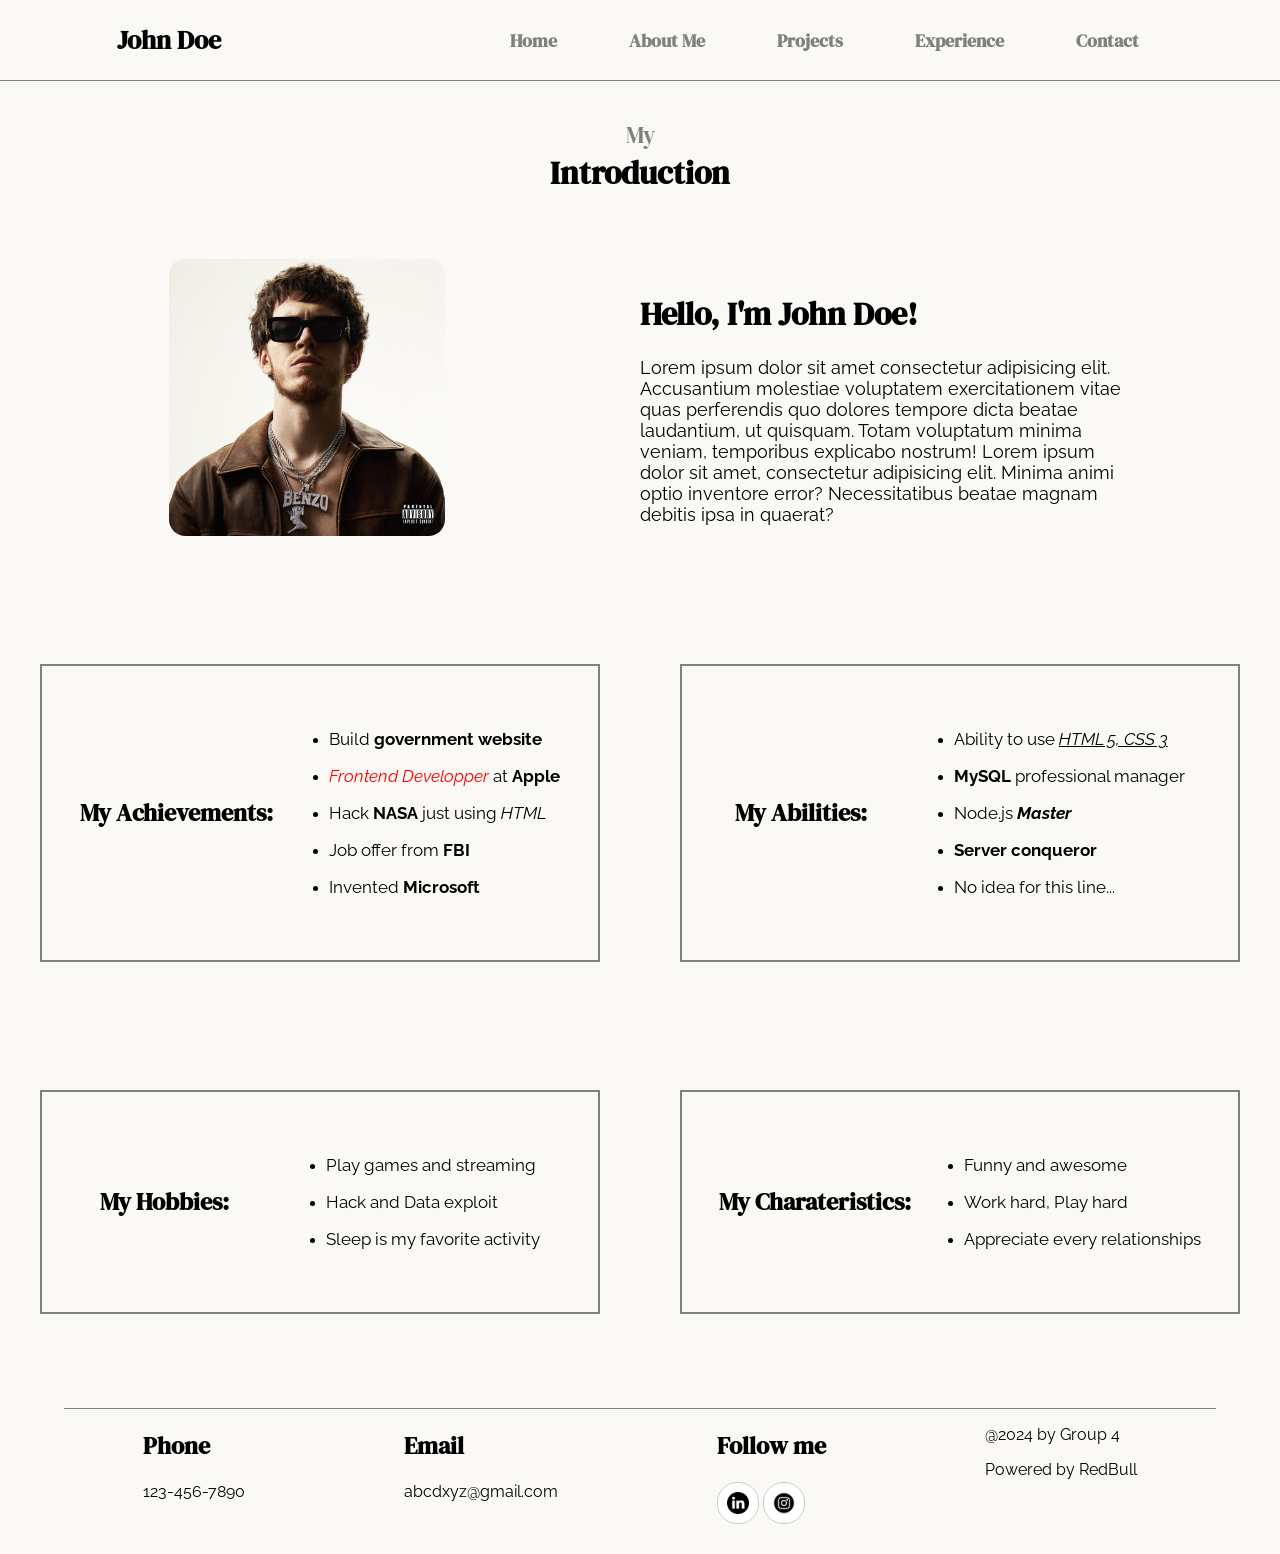
<file: about.html>
<!DOCTYPE html>
<html lang="en">

<head>
    <meta charset="UTF-8">
    <meta name="viewport" content="width=device-width, initial-scale=1.0">
    <title>About Me</title>
    <link rel="stylesheet" href="./About Me/about.css">
    <link rel="shortcut icon" href="./image/cv.png" type="image/x-icon">
</head>

<body>
    <nav>
        <label class="logo">John Doe</label>
        <ul>
            <li><a href="./index.html">Home</a></li>
            <li><a href="./about.html">About Me</a></li>
            <li><a href="./project.html">Projects</a></li>
            <li><a href="./experience.html">Experience</a></li>
            <li><a href="./contact.html">Contact</a></li>
        </ul>
    </nav>

    <div class=" title">
        <p
            style="font-size: 23px; margin: 3% auto 0px; font-family: DM Serif Display, serif; font-weight: none; color: gray ;">
            My
        </p>
        <h1 style="padding: 0; margin: 0; font-family: DM Serif Display, serif;">Introduction</h1>
    </div>

    <div class="block">
        <div class="avatar">
            <img style=" align-items: center; border-radius: 6%; width: 45%; height: 100%;"
                src="./About Me/image/ava.jpg" alt="">
        </div>
        <div class="introduction">

            <h1 style="font-family: DM Serif Display, serif;"">
                Hello, I'm John Doe!
            </h1>
            <p>
                Lorem ipsum dolor sit amet consectetur adipisicing elit. Accusantium molestiae voluptatem exercitationem
                vitae quas perferendis quo dolores tempore dicta beatae laudantium, ut quisquam. Totam voluptatum minima
                veniam, temporibus explicabo nostrum! Lorem ipsum dolor sit amet, consectetur adipisicing elit. Minima
                animi optio inventore error? Necessitatibus beatae magnam debitis ipsa in quaerat?
            </p>
        </div>
    </div>

    <div class=" block">
                <div class="box">
                    <h2>My Achievements:</h2>
                    <ul>
                        <li>
                            <p>Build <b>government website</b></p>
                        </li>
                        <li>
                            <p><i style="color: red;">Frontend Developper</i> at <b>Apple</b></p>
                        </li>
                        <li>
                            <p>Hack <b>NASA</b> just using <i>HTML</i></p>
                        </li>
                        <li>
                            <p> Job offer from <b>FBI</b></p>
                        </li>
                        <li>
                            <p>Invented <b>Microsoft</b></p>
                        </li>
                    </ul>
                </div>
                <div class="box">
                    <h2>My Abilities:</h2>
                    <ul>
                        <li>
                            <p>Ability to use <i><u>HTML 5, CSS 3</u></i></p>
                        </li>
                        <li>
                            <p><b>MySQL</b> professional manager</p>
                        </li>
                        <li>
                            <p>Node.js <b><i>Master</i></b></p>
                        </li>
                        <li>
                            <p><b>Server conqueror</b></p>
                        </li>
                        <li>
                            <p>No idea for this line...</p>
                        </li>
                    </ul>
                </div>
        </div>

        <div class=" block">
            <div class="box">
                <h2>My Hobbies:</h2>
                <ul>
                    <li>
                        <p>Play games and streaming</p>
                    </li>
                    <li>
                        <p>Hack and Data exploit</p>
                    </li>
                    <li>
                        <p>Sleep is my favorite activity</p>
                    </li>
                </ul>
            </div>
            <div class="box">
                <h2>My Charateristics:</h2>
                <ul>
                    <li>
                        <p>Funny and awesome</p>
                    </li>
                    <li>
                        <p>Work hard, Play hard</p>
                    </li>
                    <li>
                        <p>Appreciate every relationships</p>
                    </li>
                </ul>
            </div>
        </div>


        <footer>
            <div class=" footer_box">
                <h2>Phone</h2>
                <p>123-456-7890</p>
            </div>
            <div class="footer_box">
                <h2>Email</h2>
                <p>abcdxyz@gmail.com</p>
            </div>
            <div class="footer_box">
                <h2>Follow me</h2>
                <a href="https://www.linkedin.com" class="contact-link">
                    <img src="./About Me/image/linkedin-icon.png" alt="LinkedIn Icon" class="contact-icon">
                </a>
                <a href="https://www.instagram.com/" class="contact-link">
                    <img src="./About Me/image/instagram-icon.jpeg" alt="Instagram Icon" class="contact-icon">
                </a>
            </div>
            <div class="footer_box">
                <p>@2024 by Group 4</p>
                <p>Powered by RedBull</p>
            </div>
        </footer>

</body>

</html>
</file>
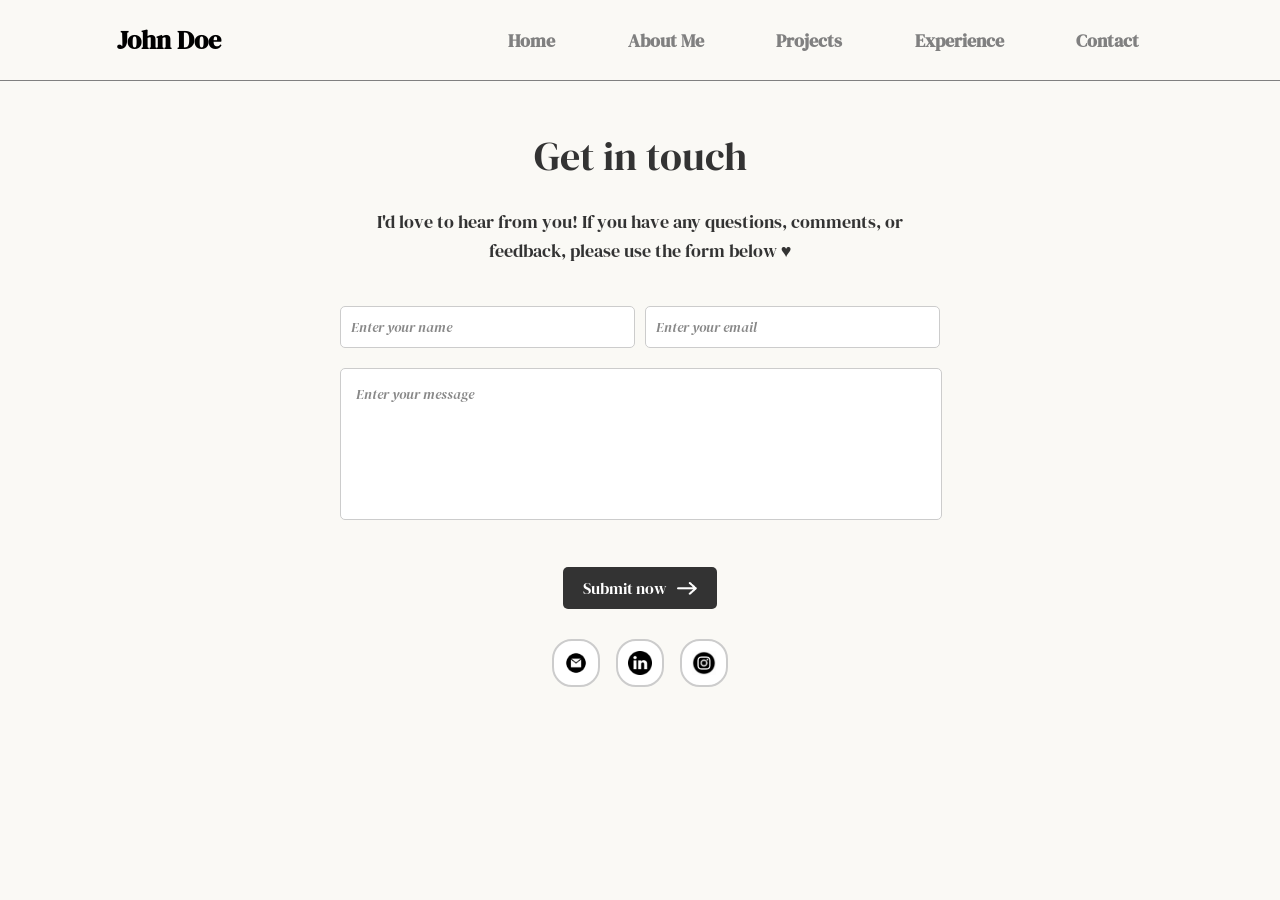
<file: contact.html>
<!DOCTYPE html>
<html lang="en">

<head>
    <meta charset="UTF-8">
    <title>Contact Me</title>

    <link rel="preconnect" href="https://fonts.googleapis.com">
    <link rel="preconnect" href="https://fonts.gstatic.com" crossorigin>
    <link href="https://fonts.googleapis.com/css2?family=DM+Serif+Display:ital@0;1&display=swap" rel="stylesheet">

    <link rel="stylesheet" href="./contact/contact.css">
    <link rel="shortcut icon" href="./contact/images/cv.png" type="image/x-icon">

    <style>
        .dm-serif-display-regular {
            font-family: "DM Serif Display", serif;
            font-weight: 400;
            font-style: normal;
        }

        .dm-serif-display-regular-italic {
            font-family: "DM Serif Display", serif;
            font-weight: 400;
            font-style: italic;
        }
    </style>
</head>

<body>

    <nav>
        <label class="logo">John Doe </label>
        <ul>
            <li><a href="./index.html">Home</a></li>
            <li><a href="./about.html">About Me</a></li>
            <li><a href="./project.html">Projects</a></li>
            <li><a href="./experience.html">Experience</a></li>
            <li><a href="./contact.html">Contact</a></li>
        </ul>
    </nav>

    <div id="contact" class="contact-section">
        <h2 class="subtitle dm-serif-display-regular">Get in touch</h2>
        <p class="description dm-serif-display-regular">I'd love to hear from you! If you have any questions, comments,
            or feedback, please use the form below &hearts; </p>

        <form method="POST" action="https://api.web3forms.com/submit" class="contact-form">
            <input type="hidden" name="access_key" value="41d8£510-7944-4ebc-99£d-200b93e4bd66">

            <div class="form-group">
                <input type="text" placeholder="Enter your name" class="input-field" required name="name">
                <input type="email" placeholder="Enter your email" class="input-field" required name="email">
            </div>
            <textarea rows="6" placeholder="Enter your message" class="textarea-field" required
                name="message"></textarea>

            <button class="submit-btn">Submit now
                <img src="./contact/images/right-arrow-white.png" alt="Submit" class="submit-icon">
            </button>
        </form>
    </div>

    <div class="button-container">
        <a href="mailto:egroup4@gmail.com" class="contact-link">
            <img src="./contact/images/email-icon.png" alt="Email Icon" class="contact-icon">

        </a>
        <a href="https://www.linkedin.com" class="contact-link">
            <img src="./contact/images/linkedin-icon.png" alt="LinkedIn Icon" class="contact-icon">

        </a>
        <a href="https://www.instagram.com/" class="contact-link">
            <img src="./contact/images/instagram-icon.jpeg" alt="Email Icon" class="contact-icon">
        </a>
    </div>
</body>

</html>
</file>
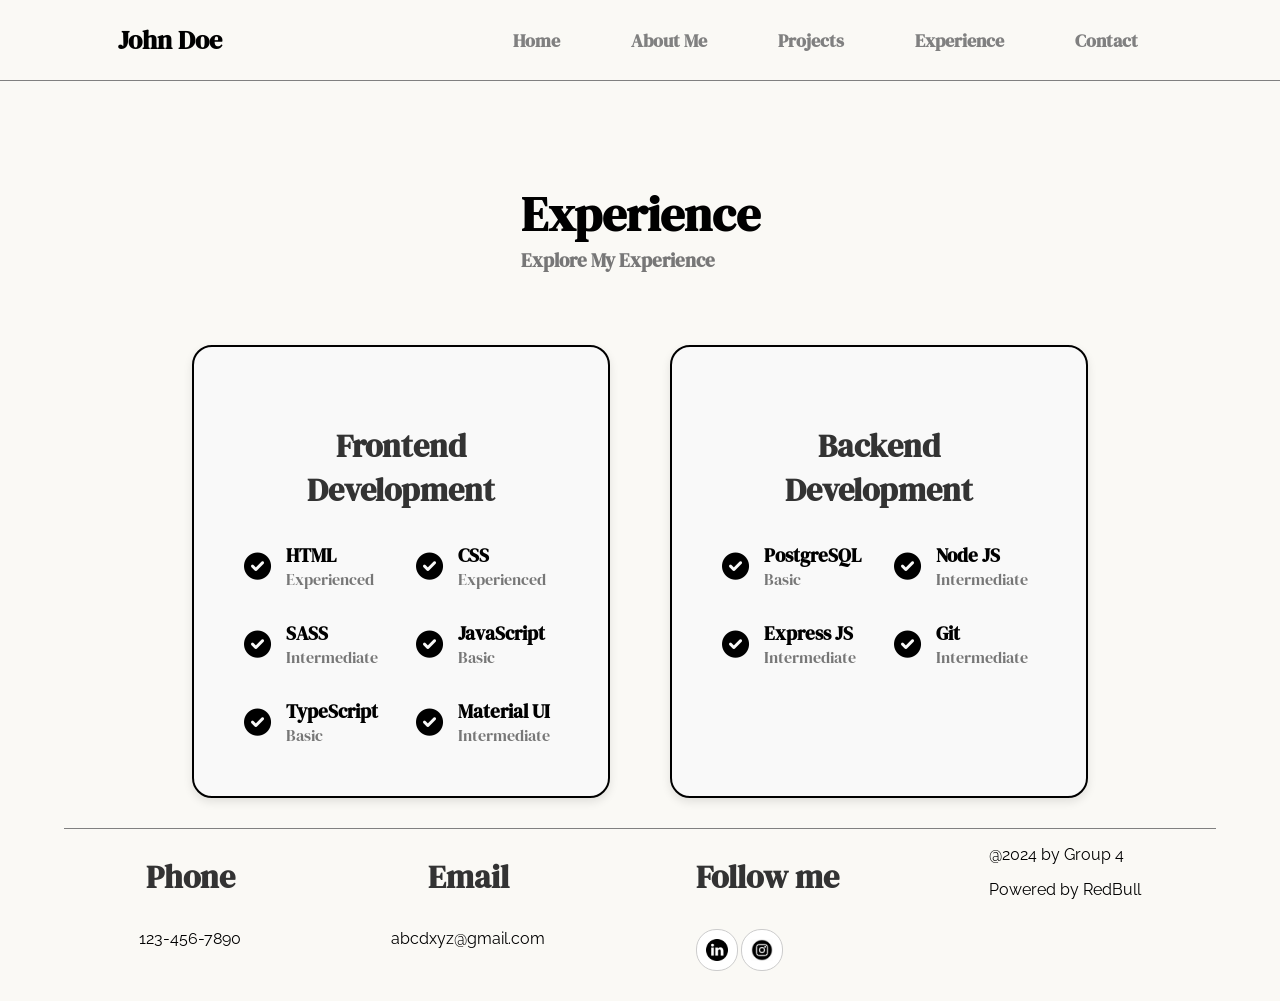
<file: experience.html>
<!DOCTYPE html>
<html lang="en">

<head>
    <meta charset="UTF-8">
    <meta name="viewport" content="width=device-width, initial-scale=1.0">
    <title>My Experiences</title>
    <link rel="stylesheet" href="https://cdnjs.cloudflare.com/ajax/libs/font-awesome/6.0.0-beta3/css/all.min.css">
    <link href="https://fonts.googleapis.com/css2?family=DM+Serif+Display&display=swap" rel="stylesheet">
    <link rel="stylesheet" href="./experience/experience.css">
    <link rel="shortcut icon" href="./experience/image/cv.png" type="image/x-icon">
</head>

<body>
    <nav>
        <label class="logo">John Doe </label>
        <ul>
            <li><a href="./index.html">Home</a></li>
            <li><a href="./about.html">About Me</a></li>
            <li><a href="./project.html">Projects</a></li>
            <li><a href="./experience.html">Experience</a></li>
            <li><a href="./contact.html">Contact</a></li>
        </ul>
    </nav>
    <h1>Experience <span>Explore My Experience</span></h1>
    <div class="experience-box">
        <div class="frontend">
            <h2>Frontend Development</h2>
            <div class="skills-grid">
                <div class="skill-item">
                    <i class="fas fa-check-circle"></i>
                    <div class="skill-details">
                        <div class="skill-name">HTML</div>
                        <div class="skill-level">Experienced</div>
                    </div>
                </div>
                <div class="skill-item">
                    <i class="fas fa-check-circle"></i>
                    <div class="skill-details">
                        <div class="skill-name">CSS</div>
                        <div class="skill-level">Experienced</div>
                    </div>
                </div>
                <div class="skill-item">
                    <i class="fas fa-check-circle"></i>
                    <div class="skill-details">
                        <div class="skill-name">SASS</div>
                        <div class="skill-level">Intermediate</div>
                    </div>
                </div>
                <div class="skill-item">
                    <i class="fas fa-check-circle"></i>
                    <div class="skill-details">
                        <div class="skill-name">JavaScript</div>
                        <div class="skill-level">Basic</div>
                    </div>
                </div>
                <div class="skill-item">
                    <i class="fas fa-check-circle"></i>
                    <div class="skill-details">
                        <div class="skill-name">TypeScript</div>
                        <div class="skill-level">Basic</div>
                    </div>
                </div>
                <div class="skill-item">
                    <i class="fas fa-check-circle"></i>
                    <div class="skill-details">
                        <div class="skill-name">Material UI</div>
                        <div class="skill-level">Intermediate</div>
                    </div>
                </div>
            </div>
        </div>

        <div class="backend">
            <h2>Backend Development</h2>
            <div class="skills-grid">
                <div class="skill-item">
                    <i class="fas fa-check-circle"></i>
                    <div class="skill-details">
                        <div class="skill-name">PostgreSQL</div>
                        <div class="skill-level">Basic</div>
                    </div>
                </div>
                <div class="skill-item">
                    <i class="fas fa-check-circle"></i>
                    <div class="skill-details">
                        <div class="skill-name">Node JS</div>
                        <div class="skill-level">Intermediate</div>
                    </div>
                </div>
                <div class="skill-item">
                    <i class="fas fa-check-circle"></i>
                    <div class="skill-details">
                        <div class="skill-name">Express JS</div>
                        <div class="skill-level">Intermediate</div>
                    </div>
                </div>
                <div class="skill-item">
                    <i class="fas fa-check-circle"></i>
                    <div class="skill-details">
                        <div class="skill-name">Git</div>
                        <div class="skill-level">Intermediate</div>
                    </div>
                </div>
            </div>
        </div>
    </div>
    <footer>
        <div class="footer_box">
            <h2>Phone</h2>
            <p>123-456-7890</p>
        </div>
        <div class="footer_box">
            <h2>Email</h2>
            <p>abcdxyz@gmail.com</p>
        </div>
        <div class="footer_box">
            <h2>Follow me</h2>
            <a href="https://www.linkedin.com" class="contact-link">
                <img src="./image/linkedin-icon.png" alt="LinkedIn Icon" class="contact-icon">
            </a>
            <a href="https://www.instagram.com/" class="contact-link">
                <img src="./image/instagram-icon.jpeg" alt="Instagram Icon" class="contact-icon">
            </a>
        </div>
        <div class="footer_box">
            <p>@2024 by Group 4</p>
            <p>Powered by RedBull</p>
        </div>
    </footer>
    <script>
        const skillItems = document.querySelectorAll('.skill-item');

        skillItems.forEach(item => {
            item.addEventListener('mouseover', function () {
                this.querySelector('.skill-level').style.color = 'blue';
            });
            item.addEventListener('mouseout', function () {
                this.querySelector('.skill-level').style.color = '#777';
            });
        });
    </script>
</body>

</html>
</file>
<file: About Me/about.css>
@import url('https://fonts.googleapis.com/css2?family=DM+Serif+Display:ital@0;1&display=swap');
@import url('https://fonts.googleapis.com/css2?family=Lato:ital,wght@0,100;0,300;0,400;0,700;0,900;1,100;1,300;1,400;1,700;1,900&family=Raleway:ital,wght@0,100..900;1,100..900&display=swap');

body {
  margin: 0;
  padding: 0;
  display: flex;
  flex-direction: column;
  background-color: #faf9f5;
  justify-content: center;
  align-items: center;
}

nav {
  justify-content: space-around;
  display: flex;
  width: 100%;
  height: 80px;
  font-weight: bold;
  border-bottom: 1px solid gray;
}

nav ul li {
  display: inline-block;
  line-height: 50px;
}

nav ul li a {
  font-family: DM Serif Display, serif;
  color: gray;
  text-decoration: none;
  font-size: 18px;
  margin: 0 24px;
  padding: 5px 10px;
  border-radius: 8px;
}

nav ul li a:hover {
  background-color: rgb(228, 228, 228);
  transition: ease-in-out 0.2s;
}


.logo {
  font-family: DM Serif Display, serif;
  margin-left: 10px;
  color: black;
  line-height: 80px;
  font-size: 26px;
}

.title {
  display: flex;
  flex-direction: column;
  justify-content: center;
  align-items: center;
  width: 100%;
}

.block {
  width: 100%;
  display: flex;
  margin: 5% 0;
  padding: 0px;
  align-items: center;
  justify-content: center;
}

.block p {
  font-family: "Raleway", sans-serif;
  font-size: 17px;
}

.block h2 {
  font-family: DM Serif Display, serif;
}

.box {
  display: flex;
  width: 550px;
  margin: 0 40px;
  padding: 30px;
  align-items: center;
  justify-content: space-around;
  border: 2px solid gray;
}

.avatar {
  width: 50%;
  height: auto;
  display: flex;
  justify-content: center;
  align-items: center;
  margin: 0;
  object-fit: cover;
}

.introduction {
  padding: 0% 2%;
  width: 50%;
  margin: 0;
  display: flex;
  flex-direction: column;
}

.introduction p {
  font-family: "Raleway", sans-serif;
  width: 80%;
  font-size: 18px;
  margin: 0;
  padding: 0px;
}

footer {
  border-top: 1px solid gray;
  width: 90%;
  margin: 30px 10px;
  display: flex;
  justify-content: space-around;
}

.footer_box {
  align-items: center;
  justify-content: center;
}

.footer_box h2 {
  font-family: DM Serif Display, Serif;
}

.footer_box p {
  font-family: "Raleway", sans-serif;
}

.contact-link {
  margin: 0;
  display: inline-flex;
  align-items: center;
  gap: 10px;
  padding: 9px;
  background-color: white;
  border: 1px solid #ccc;
  border-radius: 20px;
  text-decoration: none;
  font-size: 16px;
  color: #333;
  text-align: center;
}

.contact-icon {
  width: 22px;
  height: auto;
}
</file>
<file: contact/contact.css>
body {
  margin: 0;
  padding: 0;
  font-family: Arial, sans-serif;
  background-color: #faf9f5;
  color: #333;
  line-height: 1.6;
}

.logo {
  font-family: DM Serif Display, serif;
  margin-left: 10px;
  color: black;
  line-height: 80px;
  font-size: 26px;
}

nav {
  justify-content: space-around;
  display: flex;
  width: 100%;
  height: 80px;
  font-weight: bold;
  border-bottom: 1px solid gray;
}

nav ul li {
  display: inline-block;
  line-height: 50px;
}

nav ul li a {
  font-family: DM Serif Display, serif;
  color: gray;
  text-decoration: none;
  font-size: 18px;
  margin: 0 24px;
  padding: 5px 10px;
  border-radius: 8px;
}

nav ul li a:hover {
  background-color: rgb(228, 228, 228);
  transition: ease-in-out 0.2s;
  ;
}

.contact-section {
  width: 100%;
  max-width: 600px;
  padding: 10px 12%;
  background-size: 90% auto;
  text-align: center;
  margin: auto;
}

.title {
  font-size: 18px;
  margin-bottom: 15px;
}

.subtitle {
  font-size: 40px;
  margin-bottom: 20px;
}

.description {
  max-width: 600px;
  margin: 0 auto 40px;
  font-size: 18px;
  font-family: "DM Serif Display", serif;
  font-style: normal;
}

.normal-text {
  font-family: "DM Serif Display", serif;
  font-style: normal !important;
}

.contact-form {
  max-width: 600px;
  margin: 0 auto;
}

.form-group {
  display: flex;
  gap: 10px;
  margin-bottom: 20px;
}

.input-field {
  flex: 1;
  padding: 10px;
  border: 1px solid #ccc;
  border-radius: 5px;
  background-color: #fff;
  font-size: 14px;
  font-family: "DM Serif Display", serif;
  color: #333;
}

.textarea-field {
  width: 570px;
  padding: 15px;
  border: 1px solid #ccc;
  border-radius: 5px;
  background-color: #fff;
  font-size: 14px;
  margin-bottom: 20px;
  font-family: "DM Serif Display", serif;
  font-style: normal;
  color: #333;
}

.input-field::placeholder,
.textarea-field::placeholder {
  font-family: "DM Serif Display", serif;
  font-style: italic;
  color: #888;
}

.textarea-field {
  resize: none;
}

.submit-btn {
  padding: 10px 20px;
  background-color: #333;
  color: #fff;
  border: none;
  border-radius: 5px;
  cursor: pointer;
  font-size: 16px;
  display: inline-flex;
  align-items: center;
  justify-content: center;
  margin: 20px auto;
  font-family: "DM Serif Display", serif;
  transition: background-color 0.3s;
}

.submit-btn:hover {
  background-color: #555;
}

.submit-icon {
  width: 20px;
  height: auto;
  margin-left: 10px;
}

.contact-btn {
  padding: 10px 20px;
  background-color: #333;
  color: #fff;
  border: none;
  border-radius: 5px;
  cursor: pointer;
  font-size: 16px;
  text-align: center;
}

.contact-btn a {
  color: white;
  text-decoration: none;
}

.contact-btn:hover {
  background-color: #555;
}

.contact-link:hover {
  background-color: #faf9f5;
  border-color: #333;
}

.contact-icon {
  width: 10px;
  height: auto;
}

.button-container {
  display: flex;
  justify-content: center;
  gap: 1rem;
  margin-top: 0px;
  margin-bottom: 30px;
}

.contact-link {
  display: inline-flex;
  align-items: center;
  gap: 10px;
  padding: 10px 10px;
  background-color: white;
  border: 2px solid #ccc;
  border-radius: 20px;
  text-decoration: none;
  font-size: 16px;
  color: #333;
  transition: background-color 0.3s, border-color 0.3s;
  text-align: center;
}

.contact-link:hover {
  background-color: #faf9f5;
  border-color: #333;
}

.contact-icon {
  width: 24px;
  height: auto;
}
</file>
<file: experience/experience.css>
@import url('https://fonts.googleapis.com/css2?family=DM+Serif+Display:ital@0;1&display=swap');
@import url('https://fonts.googleapis.com/css2?family=Lato:ital,wght@0,100;0,300;0,400;0,700;0,900;1,100;1,300;1,400;1,700;1,900&family=Raleway:ital,wght@0,100..900;1,100..900&display=swap');

body {
    font-family: 'DM Serif Display', serif;
    background-color: #faf9f5;
    margin: 0;
    padding: 0;
    display: flex;
    flex-direction: column;
    justify-content: flex-start;
    align-items: center;
}

nav {
    justify-content: space-around;
    display: flex;
    width: 100%;
    height: 80px;
    font-weight: bold;
    border-bottom: 1px solid gray;
}

nav ul li {
    display: inline-block;
    line-height: 50px;
}

nav ul li a {
    font-family: DM Serif Display, serif;
    color: gray;
    text-decoration: none;
    font-size: 18px;
    margin: 0 24px;
    padding: 5px 10px;
    border-radius: 8px;
}

nav ul li a:hover {
    background-color: rgb(228, 228, 228);
    transition: ease-in-out 0.2s;
    ;
}


.logo {
    font-family: DM Serif Display, serif;
    margin-left: 10px;
    color: black;
    line-height: 80px;
    font-size: 26px;
}

h1 {
    font-size: 3rem;
    margin-top: 100px;
}

h1 span {
    font-size: 1.2rem;
    color: #777;
    display: block;
    margin-bottom: 40px;
}

.experience-box {
    display: flex;
    justify-content: space-between;
    gap: 60px;
    max-width: 1400px;
    width: 70%;
}

.frontend,
.backend {
    width: 48%;
    padding: 50px;
    border-radius: 20px;
    background-color: #f9f9f9;
    box-shadow: 0 4px 10px rgba(0, 0, 0, 0.1);
    border: 2px solid black;
    min-height: 45px;
}

h2 {
    font-size: 2rem;
    margin-bottom: 30px;
    color: #333;
    text-align: center;
}

.skills-grid {
    display: grid;
    grid-template-columns: 1fr 1fr;
    gap: 30px;
}

.skill-item {
    text-align: left;
    display: flex;
    align-items: center;
}

.skill-item i {
    color: black;
    font-size: 1.7rem;
    margin-right: 15px;
}

.skill-details {
    display: flex;
    flex-direction: column;
}

.skill-name {
    font-weight: bold;
    font-size: 1.2rem;
}

.skill-level {
    font-size: 1rem;
    color: #777;
}

footer {
    border-top: 1px solid gray;
    width: 90%;
    margin: 30px 10px;
    display: flex;
    justify-content: space-around;
}

.footer_box {
    align-items: center;
    justify-content: center;
}

.footer_box h2 {
    font-family: DM Serif Display, Serif;
}

.footer_box p {
    font-family: "Raleway", sans-serif;
}

.contact-link {
    margin: 0;
    display: inline-flex;
    align-items: center;
    gap: 10px;
    padding: 9px;
    background-color: white;
    border: 1px solid #ccc;
    border-radius: 20px;
    text-decoration: none;
    font-size: 16px;
    color: #333;
    text-align: center;
}

.contact-icon {
    width: 22px;
    height: auto;
}
</file>
